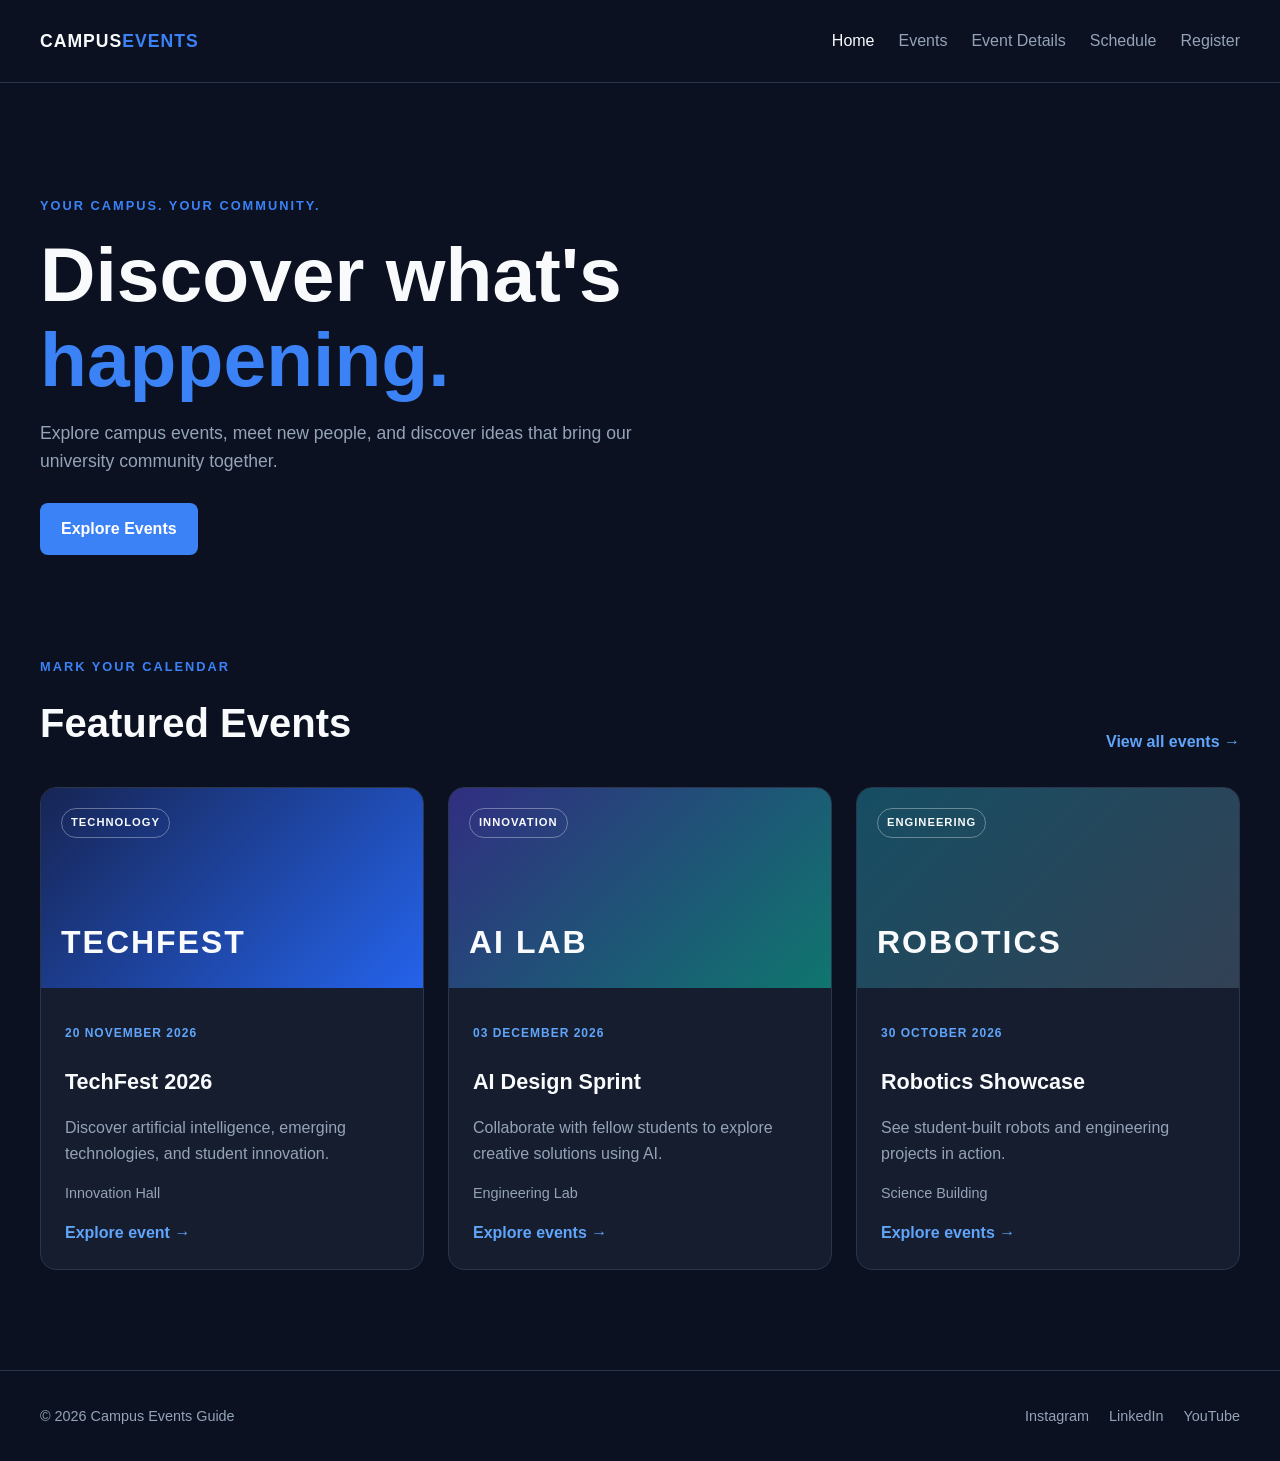
<file: index.html>
<!DOCTYPE html>
<html lang="en">
<head>
    <meta charset="UTF-8">
    <meta name="viewport" content="width=device-width, initial-scale=1.0">
    <meta name="description" content="Discover campus events, technology talks, and student innovation at Campus Events Guide.">
    <title>Home | Campus Events Guide</title>
    <link rel="stylesheet" href="style.css">
</head>
<body>
    <header class="site-header">
        <div class="container header-content">
            <a class="site-logo" href="index.html">
                CAMPUS<span>EVENTS</span>
            </a>

            <nav class="main-nav" aria-label="Main navigation">
                <a href="index.html" aria-current="page">Home</a>
                <a href="events.html">Events</a>
                <a href="event-details.html">Event Details</a>
                <a href="schedule.html">Schedule</a>
                <a href="registration.html">Register</a>
            </nav>
        </div>
    </header>

    <main>
        <section class="hero container">
            <p class="eyebrow">YOUR CAMPUS. YOUR COMMUNITY.</p>

            <h1>Discover what's <span>happening.</span></h1>

            <p class="hero-description">
                Explore campus events, meet new people, and discover
                ideas that bring our university community together.
            </p>

            <a class="button button-primary" href="events.html">
                Explore Events
            </a>
        </section>

        <section class="featured-section container">
            <div class="section-heading">
                <div>
                    <p class="eyebrow">MARK YOUR CALENDAR</p>
                    <h2>Featured Events</h2>
                </div>

                <a class="text-link" href="events.html">
                    View all events &rarr;
                </a>
            </div>

            <div class="event-grid">
                <article class="event-card">
                    <div class="event-art tech-art" role="img"
                         aria-label="Abstract blue technology and digital network artwork">
                        <span class="event-category">TECHNOLOGY</span>
                        <span class="event-art-title">TECHFEST</span>
                    </div>

                    <div class="event-card-content">
                        <p class="event-date">20 NOVEMBER 2026</p>
                        <h3>TechFest 2026</h3>
                        <p>
                            Discover artificial intelligence, emerging
                            technologies, and student innovation.
                        </p>
                        <p class="event-venue">Innovation Hall</p>
                        <a class="text-link" href="event-details.html">
                            Explore event &rarr;
                        </a>
                    </div>
                </article>

                <article class="event-card">
                    <div class="event-art ai-art" role="img"
                         aria-label="Abstract artificial intelligence concept artwork">
                        <span class="event-category">INNOVATION</span>
                        <span class="event-art-title">AI LAB</span>
                    </div>

                    <div class="event-card-content">
                        <p class="event-date">03 DECEMBER 2026</p>
                        <h3>AI Design Sprint</h3>
                        <p>
                            Collaborate with fellow students to explore
                            creative solutions using AI.
                        </p>
                        <p class="event-venue">Engineering Lab</p>
                        <a class="text-link" href="events.html">
                            Explore events &rarr;
                        </a>
                    </div>
                </article>

                <article class="event-card">
                    <div class="event-art robotics-art" role="img"
                         aria-label="Abstract robotics and engineering concept artwork">
                        <span class="event-category">ENGINEERING</span>
                        <span class="event-art-title">ROBOTICS</span>
                    </div>

                    <div class="event-card-content">
                        <p class="event-date">30 OCTOBER 2026</p>
                        <h3>Robotics Showcase</h3>
                        <p>
                            See student-built robots and engineering
                            projects in action.
                        </p>
                        <p class="event-venue">Science Building</p>
                        <a class="text-link" href="events.html">
                            Explore events &rarr;
                        </a>
                    </div>
                </article>
            </div>
        </section>
    </main>

    <footer class="site-footer">
        <div class="container footer-content">
            <p>&copy; 2026 Campus Events Guide</p>

            <div class="social-links" aria-label="Social media links">
                <a href="https://www.instagram.com/">Instagram</a>
                <a href="https://www.linkedin.com/">LinkedIn</a>
                <a href="https://www.youtube.com/">YouTube</a>
            </div>
        </div>
    </footer>
</body>
</html>
</file>
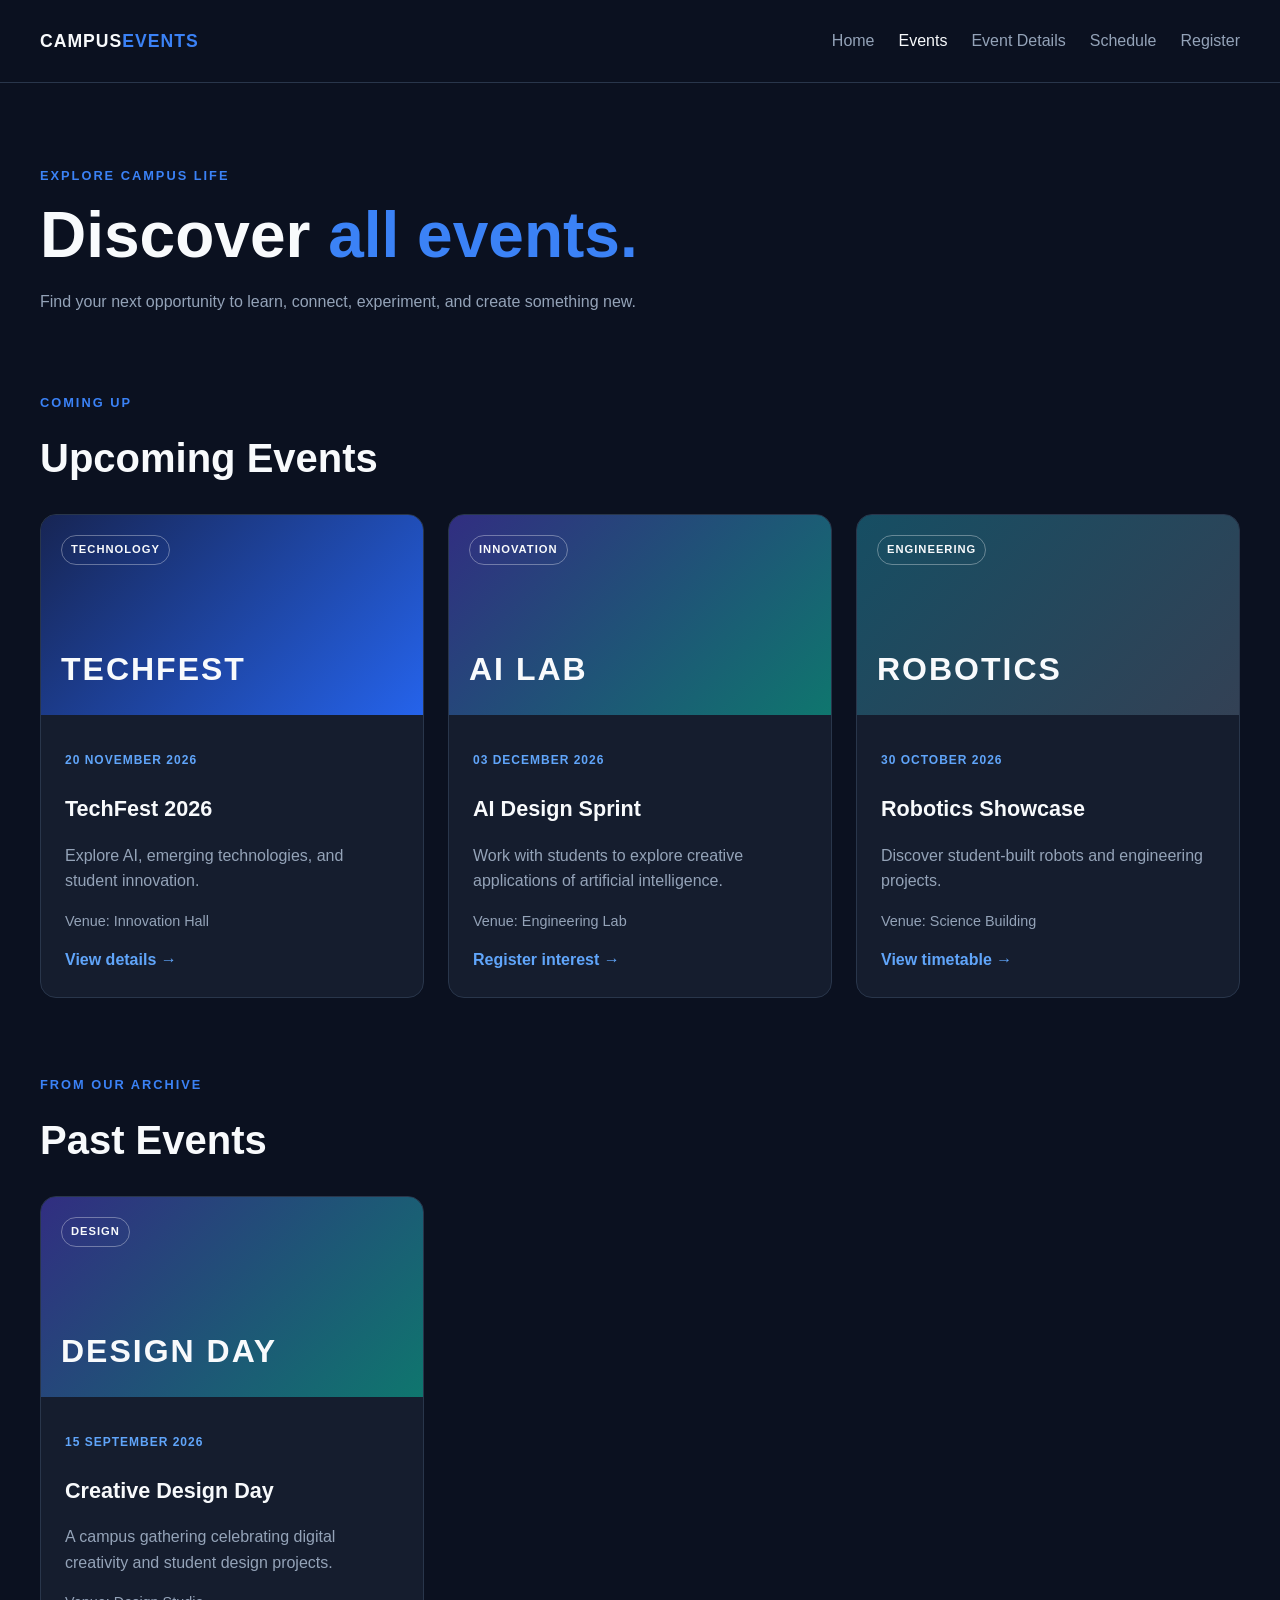
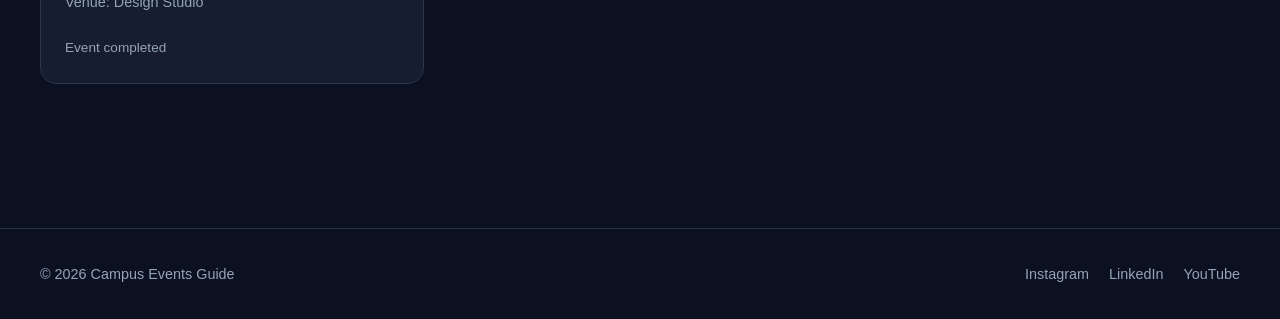
<file: events.html>
<!DOCTYPE html>
<html lang="en">
<head>
    <meta charset="UTF-8">
    <meta name="viewport" content="width=device-width, initial-scale=1.0">
    <meta name="description" content="Browse upcoming and past events at Campus Events Guide.">
    <title>Events | Campus Events Guide</title>
    <link rel="stylesheet" href="style.css">
</head>
<body>
    <header class="site-header">
        <div class="container header-content">
            <a class="site-logo" href="index.html">
                CAMPUS<span>EVENTS</span>
            </a>

            <nav class="main-nav" aria-label="Main navigation">
                <a href="index.html">Home</a>
                <a href="events.html" aria-current="page">Events</a>
                <a href="event-details.html">Event Details</a>
                <a href="schedule.html">Schedule</a>
                <a href="registration.html">Register</a>
            </nav>
        </div>
    </header>

    <main class="container catalogue-page">
        <section class="page-intro">
            <p class="eyebrow">EXPLORE CAMPUS LIFE</p>
            <h1>Discover <span>all events.</span></h1>
            <p>
                Find your next opportunity to learn, connect,
                experiment, and create something new.
            </p>
        </section>

        <section class="catalogue-section">
            <div class="section-heading">
                <div>
                    <p class="eyebrow">COMING UP</p>
                    <h2>Upcoming Events</h2>
                </div>
            </div>

            <div class="event-grid">
                <article class="event-card">
                    <div class="event-art tech-art" role="img"
                         aria-label="Blue technology event artwork">
                        <span class="event-category">TECHNOLOGY</span>
                        <span class="event-art-title">TECHFEST</span>
                    </div>
                    <div class="event-card-content">
                        <p class="event-date">20 NOVEMBER 2026</p>
                        <h3>TechFest 2026</h3>
                        <p>
                            Explore AI, emerging technologies,
                            and student innovation.
                        </p>
                        <p class="event-venue">Venue: Innovation Hall</p>
                        <a class="text-link" href="event-details.html">
                            View details &rarr;
                        </a>
                    </div>
                </article>

                <article class="event-card">
                    <div class="event-art ai-art" role="img"
                         aria-label="Artificial intelligence concept artwork">
                        <span class="event-category">INNOVATION</span>
                        <span class="event-art-title">AI LAB</span>
                    </div>
                    <div class="event-card-content">
                        <p class="event-date">03 DECEMBER 2026</p>
                        <h3>AI Design Sprint</h3>
                        <p>
                            Work with students to explore creative
                            applications of artificial intelligence.
                        </p>
                        <p class="event-venue">Venue: Engineering Lab</p>
                        <a class="text-link" href="registration.html">
                            Register interest &rarr;
                        </a>
                    </div>
                </article>

                <article class="event-card">
                    <div class="event-art robotics-art" role="img"
                         aria-label="Robotics and engineering concept artwork">
                        <span class="event-category">ENGINEERING</span>
                        <span class="event-art-title">ROBOTICS</span>
                    </div>
                    <div class="event-card-content">
                        <p class="event-date">30 OCTOBER 2026</p>
                        <h3>Robotics Showcase</h3>
                        <p>
                            Discover student-built robots and
                            engineering projects.
                        </p>
                        <p class="event-venue">Venue: Science Building</p>
                        <a class="text-link" href="schedule.html">
                            View timetable &rarr;
                        </a>
                    </div>
                </article>
            </div>
        </section>

        <section class="catalogue-section">
            <div class="section-heading">
                <div>
                    <p class="eyebrow">FROM OUR ARCHIVE</p>
                    <h2>Past Events</h2>
                </div>
            </div>

            <div class="event-grid">
                <article class="event-card">
                    <div class="event-art ai-art" role="img"
                         aria-label="Digital creativity event artwork">
                        <span class="event-category">DESIGN</span>
                        <span class="event-art-title">DESIGN DAY</span>
                    </div>
                    <div class="event-card-content">
                        <p class="event-date">15 SEPTEMBER 2026</p>
                        <h3>Creative Design Day</h3>
                        <p>
                            A campus gathering celebrating digital
                            creativity and student design projects.
                        </p>
                        <p class="event-venue">Venue: Design Studio</p>
                        <span class="event-status">Event completed</span>
                    </div>
                </article>
            </div>
        </section>
    </main>

    <footer class="site-footer">
        <div class="container footer-content">
            <p>&copy; 2026 Campus Events Guide</p>
            <div class="social-links" aria-label="Social media links">
                <a href="https://www.instagram.com/">Instagram</a>
                <a href="https://www.linkedin.com/">LinkedIn</a>
                <a href="https://www.youtube.com/">YouTube</a>
            </div>
        </div>
    </footer>
</body>
</html>
</file>
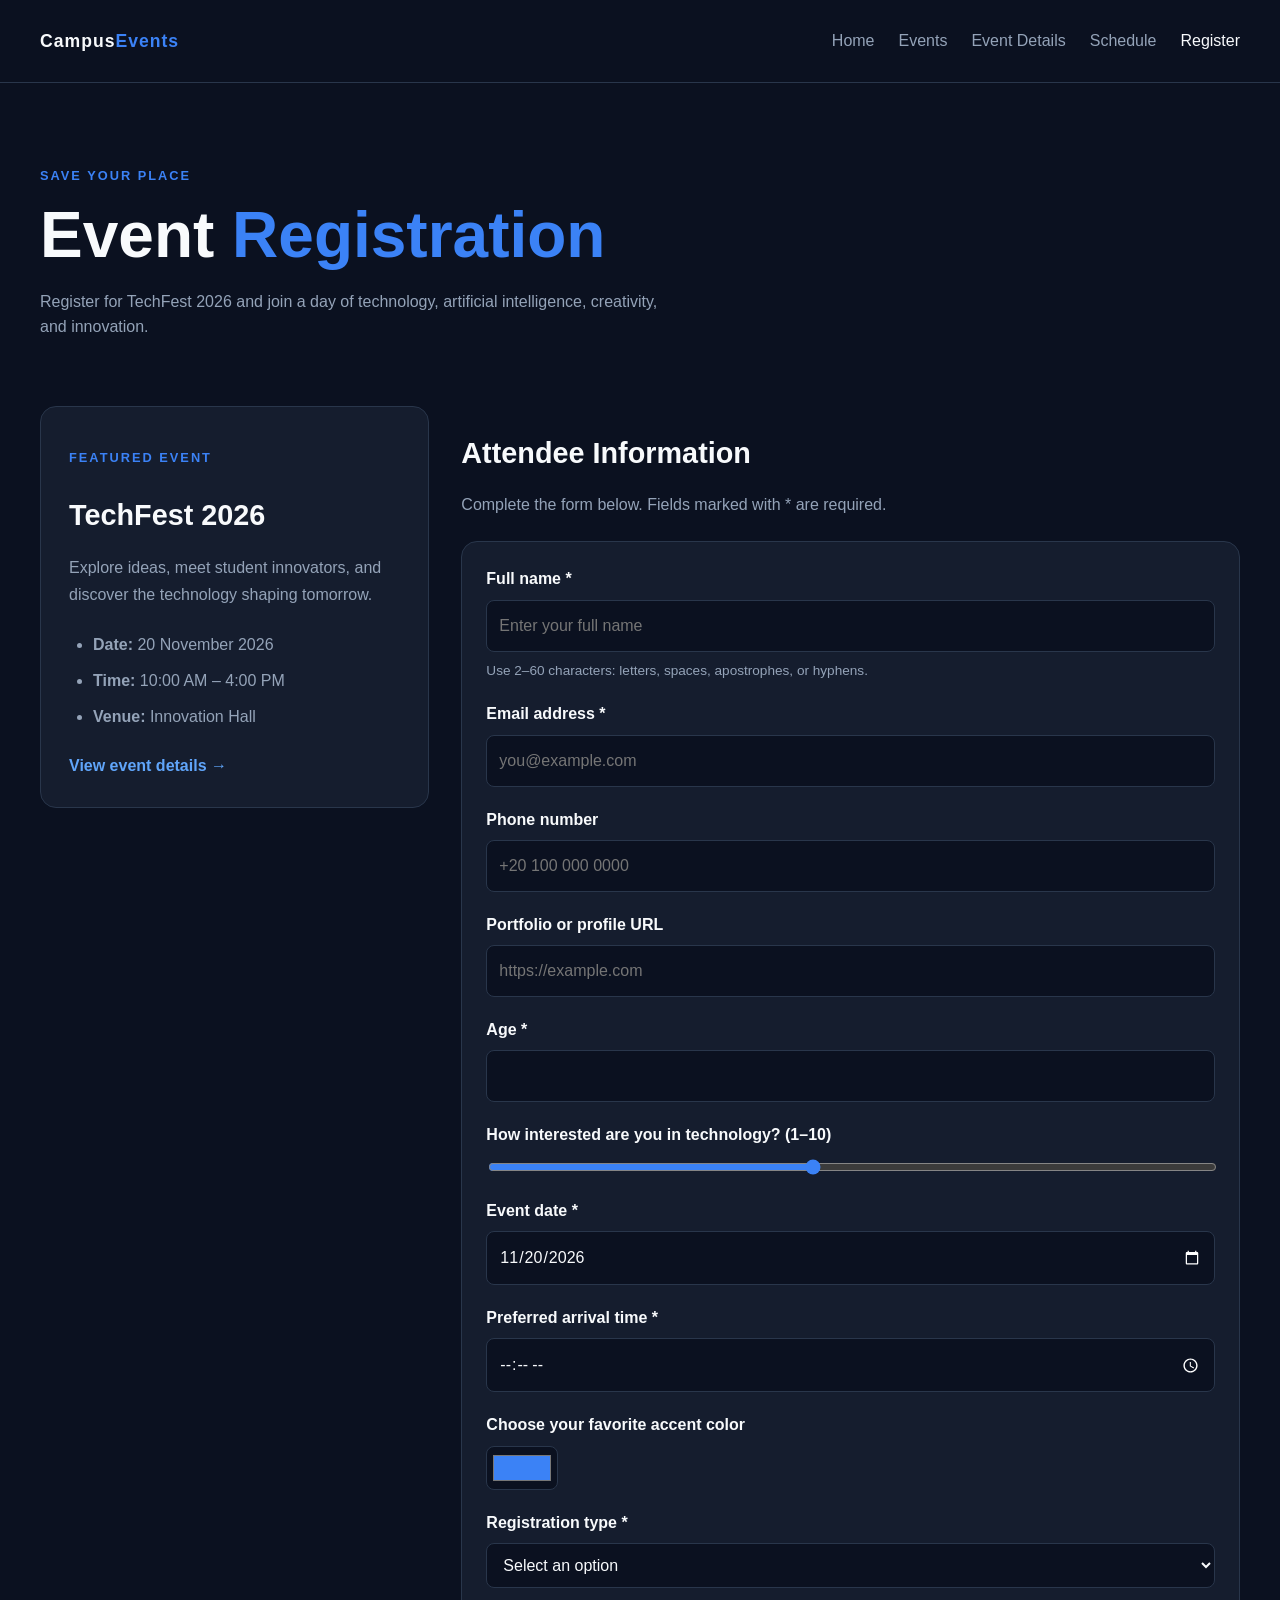
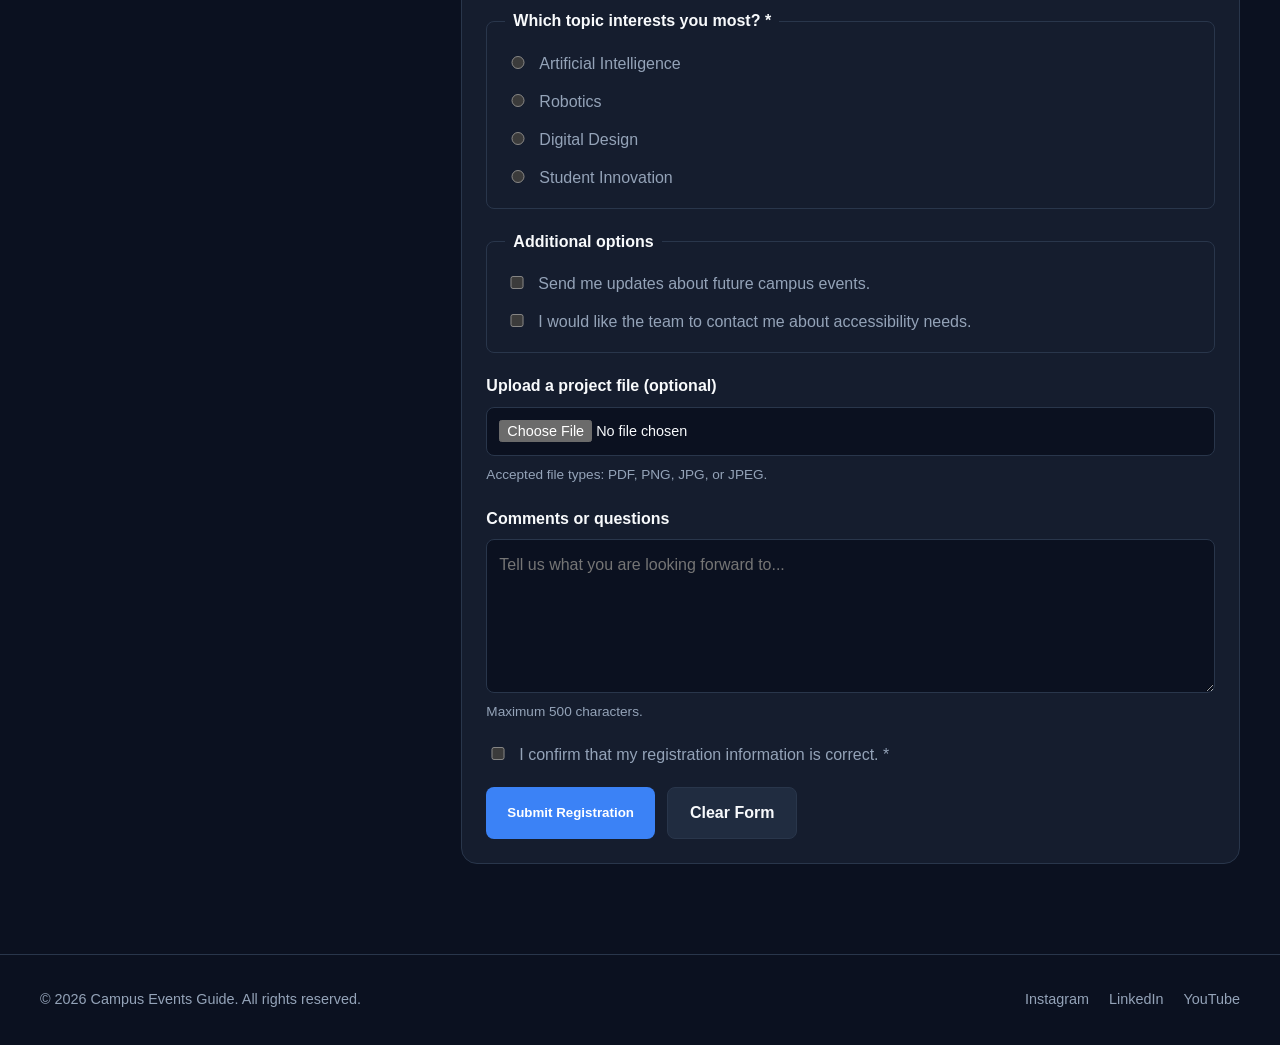
<file: registration.html>
<!DOCTYPE html>
<html lang="en">
<head>
    <meta charset="UTF-8">
    <meta name="viewport" content="width=device-width, initial-scale=1.0">
    <title>Register | Campus Events Guide</title>
    <link rel="stylesheet" href="style.css">
</head>
<body>

    <header class="site-header">
        <div class="container header-content">
            <a class="site-logo" href="index.html">Campus<span>Events</span></a>

            <nav class="main-nav" aria-label="Main navigation">
                <a href="index.html">Home</a>
                <a href="events.html">Events</a>
                <a href="event-details.html">Event Details</a>
                <a href="schedule.html">Schedule</a>
                <a href="registration.html" aria-current="page">Register</a>
            </nav>
        </div>
    </header>

    <main class="container registration-page">
        <section class="page-intro">
            <p class="eyebrow">SAVE YOUR PLACE</p>
            <h1>Event <span>Registration</span></h1>
            <p>
                Register for TechFest 2026 and join a day of technology,
                artificial intelligence, creativity, and innovation.
            </p>
        </section>

        <div class="registration-layout">

            <aside class="registration-summary">
                <p class="eyebrow">FEATURED EVENT</p>
                <h2>TechFest 2026</h2>
                <p>Explore ideas, meet student innovators, and discover
                   the technology shaping tomorrow.</p>

                <ul class="entry-list">
                    <li><strong>Date:</strong> 20 November 2026</li>
                    <li><strong>Time:</strong> 10:00 AM – 4:00 PM</li>
                    <li><strong>Venue:</strong> Innovation Hall</li>
                </ul>

                <a class="text-link" href="event-details.html">
                    View event details →
                </a>
            </aside>

            <section class="registration-form-section">
                <h2>Attendee Information</h2>
                <p class="form-intro">
                    Complete the form below. Fields marked with * are required.
                </p>

                <form class="site-form registration-form"
                      action="#"
                      method="get"
                      enctype="multipart/form-data">

                    <div class="form-field">
                        <label for="full-name">Full name *</label>
                        <input
                            type="text"
                            id="full-name"
                            name="full-name"
                            placeholder="Enter your full name"
                            pattern="[A-Za-zÀ-ÿ '-]{2,60}"
                            maxlength="60"
                            autocomplete="name"
                            required>
                        <small class="form-hint">
                            Use 2–60 characters: letters, spaces, apostrophes, or hyphens.
                        </small>
                    </div>

                    <div class="form-field">
                        <label for="email">Email address *</label>
                        <input
                            type="email"
                            id="email"
                            name="email"
                            placeholder="you@example.com"
                            maxlength="100"
                            autocomplete="email"
                            required>
                    </div>

                    <div class="form-field">
                        <label for="phone">Phone number</label>
                        <input
                            type="text"
                            id="phone"
                            name="phone"
                            placeholder="+20 100 000 0000"
                            pattern="[0-9+() -]{7,20}"
                            maxlength="20"
                            autocomplete="tel">
                    </div>

                    <div class="form-field">
                        <label for="portfolio">Portfolio or profile URL</label>
                        <input
                            type="url"
                            id="portfolio"
                            name="portfolio"
                            placeholder="https://example.com"
                            maxlength="200">
                    </div>

                    <div class="form-field">
                        <label for="age">Age *</label>
                        <input
                            type="number"
                            id="age"
                            name="age"
                            min="16"
                            max="100"
                            required>
                    </div>

                    <div class="form-field">
                        <label for="interest">How interested are you in technology? (1–10)</label>
                        <input
                            type="range"
                            id="interest"
                            name="interest"
                            min="1"
                            max="10"
                            value="5">
                    </div>

                    <div class="form-field">
                        <label for="event-date">Event date *</label>
                        <input
                            type="date"
                            id="event-date"
                            name="event-date"
                            value="2026-11-20"
                            required>
                    </div>

                    <div class="form-field">
                        <label for="arrival-time">Preferred arrival time *</label>
                        <input
                            type="time"
                            id="arrival-time"
                            name="arrival-time"
                            min="10:00"
                            max="16:00"
                            required>
                    </div>

                    <div class="form-field">
                        <label for="theme-color">Choose your favorite accent color</label>
                        <input
                            type="color"
                            id="theme-color"
                            name="theme-color"
                            value="#3B82F6">
                    </div>

                    <div class="form-field">
                        <label for="ticket-type">Registration type *</label>
                        <select id="ticket-type" name="ticket-type" required>
                            <option value="">Select an option</option>
                            <option value="student">Student</option>
                            <option value="guest">Guest</option>
                            <option value="presenter">Project presenter</option>
                            <option value="volunteer">Volunteer</option>
                        </select>
                    </div>

                    <fieldset class="choice-group">
                        <legend>Which topic interests you most? *</legend>

                        <label class="choice-row">
                            <input type="radio" name="topic" value="ai" required>
                            Artificial Intelligence
                        </label>

                        <label class="choice-row">
                            <input type="radio" name="topic" value="robotics">
                            Robotics
                        </label>

                        <label class="choice-row">
                            <input type="radio" name="topic" value="design">
                            Digital Design
                        </label>

                        <label class="choice-row">
                            <input type="radio" name="topic" value="innovation">
                            Student Innovation
                        </label>
                    </fieldset>

                    <fieldset class="choice-group">
                        <legend>Additional options</legend>

                        <label class="choice-row">
                            <input type="checkbox" name="updates" value="yes">
                            Send me updates about future campus events.
                        </label>

                        <label class="choice-row">
                            <input type="checkbox" name="accessibility" value="yes">
                            I would like the team to contact me about accessibility needs.
                        </label>
                    </fieldset>

                    <div class="form-field">
                        <label for="project-file">Upload a project file (optional)</label>
                        <input
                            type="file"
                            id="project-file"
                            name="project-file"
                            accept=".pdf,.png,.jpg,.jpeg">
                        <small class="form-hint">
                            Accepted file types: PDF, PNG, JPG, or JPEG.
                        </small>
                    </div>

                    <div class="form-field">
                        <label for="message">Comments or questions</label>
                        <textarea
                            id="message"
                            name="message"
                            rows="5"
                            maxlength="500"
                            placeholder="Tell us what you are looking forward to..."></textarea>
                        <small class="form-hint">Maximum 500 characters.</small>
                    </div>

                    <label class="choice-row">
                        <input type="checkbox" name="confirmation" value="confirmed" required>
                        I confirm that my registration information is correct. *
                    </label>

                    <div class="form-actions">
                        <button class="button button-primary" type="submit">
                            Submit Registration
                        </button>
                        <button class="button button-secondary" type="reset">
                            Clear Form
                        </button>
                    </div>

                </form>
            </section>
        </div>
    </main>

    <footer class="site-footer">
        <div class="container footer-content">
            <p>© 2026 Campus Events Guide. All rights reserved.</p>
            <div class="social-links">
                <a href="https://www.instagram.com/">Instagram</a>
                <a href="https://www.linkedin.com/">LinkedIn</a>
                <a href="https://www.youtube.com/">YouTube</a>
            </div>
        </div>
    </footer>

</body>
</html>
</file>
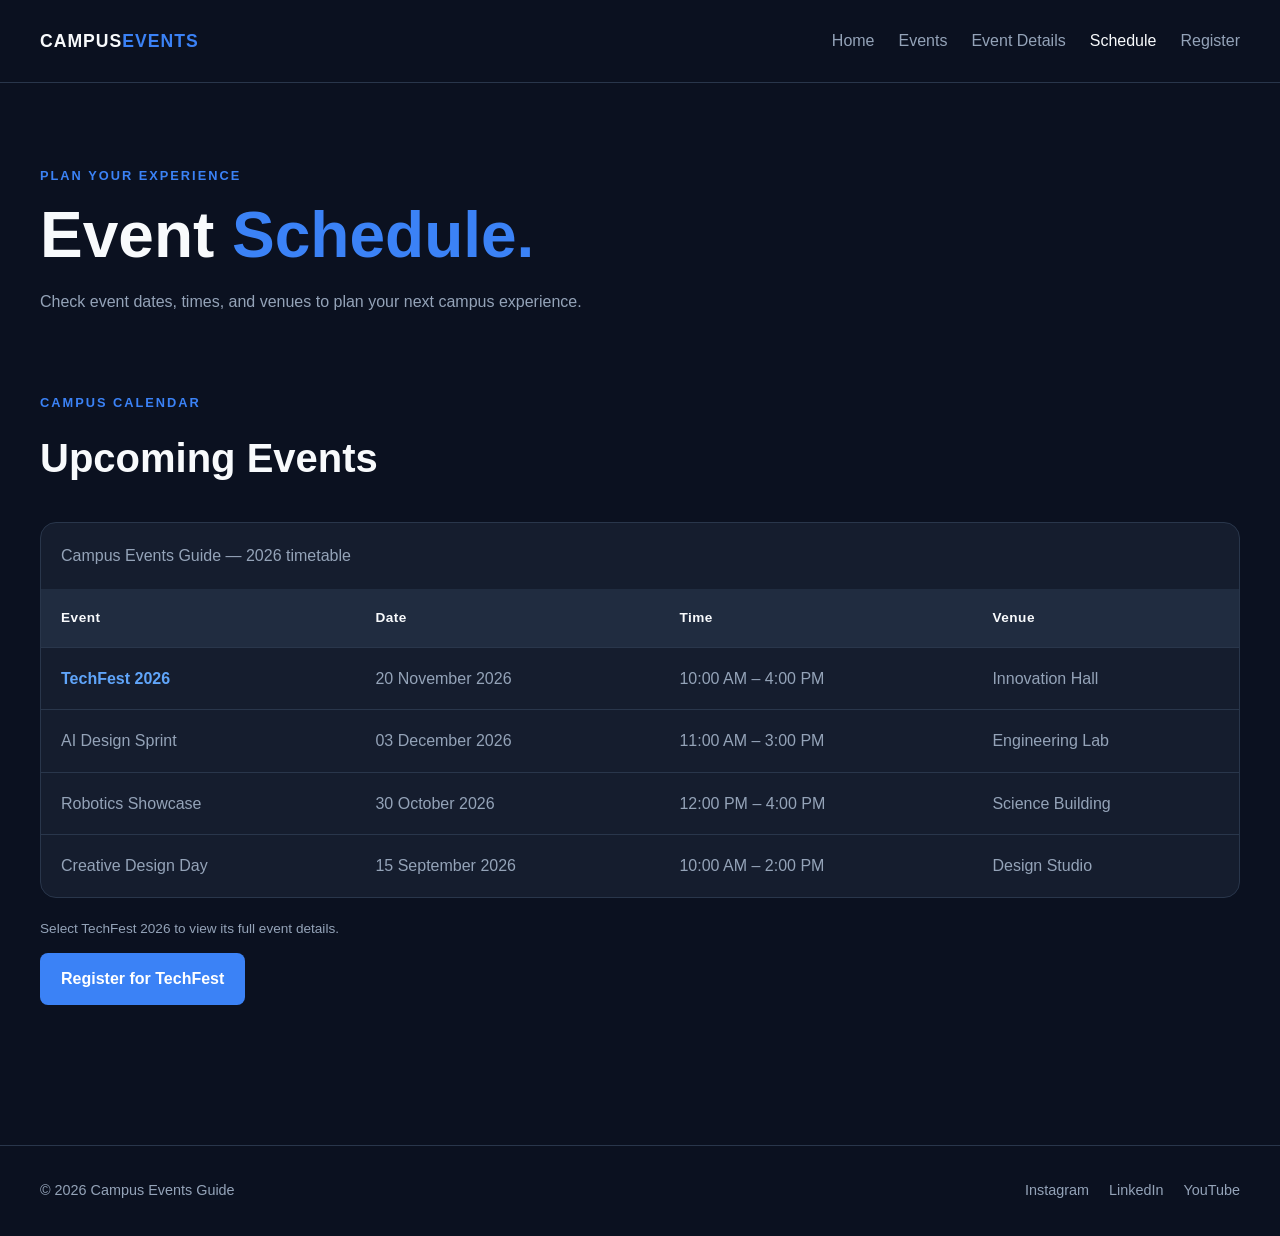
<file: schedule.html>
<!DOCTYPE html>
<html lang="en">
<head>
    <meta charset="UTF-8">
    <meta name="viewport" content="width=device-width, initial-scale=1.0">
    <meta name="description" content="View the Campus Events Guide timetable.">
    <title>Schedule | Campus Events Guide</title>
    <link rel="stylesheet" href="style.css">
</head>
<body>
    <header class="site-header">
        <div class="container header-content">
            <a class="site-logo" href="index.html">
                CAMPUS<span>EVENTS</span>
            </a>

            <nav class="main-nav" aria-label="Main navigation">
                <a href="index.html">Home</a>
                <a href="events.html">Events</a>
                <a href="event-details.html">Event Details</a>
                <a href="schedule.html" aria-current="page">Schedule</a>
                <a href="registration.html">Register</a>
            </nav>
        </div>
    </header>

    <main class="container schedule-page">
        <section class="page-intro">
            <p class="eyebrow">PLAN YOUR EXPERIENCE</p>
            <h1>Event <span>Schedule.</span></h1>
            <p>
                Check event dates, times, and venues to plan
                your next campus experience.
            </p>
        </section>

        <section class="schedule-section">
            <div class="section-heading">
                <div>
                    <p class="eyebrow">CAMPUS CALENDAR</p>
                    <h2>Upcoming Events</h2>
                </div>
            </div>

            <div class="table-wrapper">
                <table class="schedule-table">
                    <caption>
                        Campus Events Guide — 2026 timetable
                    </caption>

                    <thead>
                        <tr>
                            <th scope="col">Event</th>
                            <th scope="col">Date</th>
                            <th scope="col">Time</th>
                            <th scope="col">Venue</th>
                        </tr>
                    </thead>

                    <tbody>
                        <tr>
                            <td>
                                <a href="event-details.html">
                                    TechFest 2026
                                </a>
                            </td>
                            <td>20 November 2026</td>
                            <td>10:00 AM – 4:00 PM</td>
                            <td>Innovation Hall</td>
                        </tr>

                        <tr>
                            <td>AI Design Sprint</td>
                            <td>03 December 2026</td>
                            <td>11:00 AM – 3:00 PM</td>
                            <td>Engineering Lab</td>
                        </tr>

                        <tr>
                            <td>Robotics Showcase</td>
                            <td>30 October 2026</td>
                            <td>12:00 PM – 4:00 PM</td>
                            <td>Science Building</td>
                        </tr>

                        <tr>
                            <td>Creative Design Day</td>
                            <td>15 September 2026</td>
                            <td>10:00 AM – 2:00 PM</td>
                            <td>Design Studio</td>
                        </tr>
                    </tbody>
                </table>
            </div>

            <p class="form-hint">
                Select TechFest 2026 to view its full event details.
            </p>

            <a class="button button-primary" href="registration.html">
                Register for TechFest
            </a>
        </section>
    </main>

    <footer class="site-footer">
        <div class="container footer-content">
            <p>&copy; 2026 Campus Events Guide</p>

            <div class="social-links" aria-label="Social media links">
                <a href="https://www.instagram.com/">Instagram</a>
                <a href="https://www.linkedin.com/">LinkedIn</a>
                <a href="https://www.youtube.com/">YouTube</a>
            </div>
        </div>
    </footer>
</body>
</html>
</file>
<file: style.css>
:root {
    color-scheme: dark;

    --color-background: #0B1120;
    --color-surface: #151D2E;
    --color-surface-light: #202C40;
    --color-text: #F8FAFC;
    --color-muted: #94A3B8;
    --color-accent: #3B82F6;
    --color-border: #29364B;

    --font-main: Arial, Helvetica, sans-serif;
    --container-width: 1200px;

    --radius-small: 8px;
    --radius-large: 16px;
    --transition-fast: 0.25s ease;
}


* {
    box-sizing: border-box;
}

html {
    scroll-behavior: smooth;
}

body {
    margin: 0;
    background: var(--color-background);
    color: var(--color-text);
    font-family: var(--font-main);
    line-height: 1.6;
}

a {
    color: inherit;
    text-decoration: none;
}

img {
    display: block;
    max-width: 100%;
}

.container {
    width: min(var(--container-width), calc(100% - 40px));
    margin-inline: auto;
}


.site-header {
    border-bottom: 1px solid var(--color-border);
    background: var(--color-background);
}

.header-content {
    min-height: 82px;
    display: flex;
    align-items: center;
    justify-content: space-between;
    gap: 24px;
}

.site-logo {
    font-size: 1.1rem;
    font-weight: 800;
    letter-spacing: 1px;
}

.site-logo span {
    color: var(--color-accent);
}

.main-nav {
    display: flex;
    flex-wrap: wrap;
    gap: 24px;
}

.main-nav a {
    color: var(--color-muted);
    transition: color var(--transition-fast);
}

.main-nav a:hover,
.main-nav a:focus-visible,
.main-nav a[aria-current="page"] {
    color: var(--color-text);
}


.hero {
    padding-block: 100px 90px;
}

.eyebrow {
    color: var(--color-accent);
    font-size: 0.8rem;
    font-weight: 700;
    letter-spacing: 2px;
}

.hero h1 {
    max-width: 800px;
    margin: 16px 0;
    font-size: clamp(2.5rem, 6vw, 4.8rem);
    line-height: 1.1;
}

.hero h1 span {
    color: var(--color-accent);
}

.hero-description {
    max-width: 620px;
    margin-bottom: 28px;
    color: var(--color-muted);
    font-size: 1.1rem;
}


.button {
    display: inline-block;
    padding: 12px 20px;
    border: 1px solid transparent;
    border-radius: var(--radius-small);
    font-weight: 700;
    transition:
        background-color var(--transition-fast),
        transform var(--transition-fast);
}

.button-primary {
    background: var(--color-accent);
    color: #FFFFFF;
}

.button-primary:hover,
.button-primary:focus-visible {
    background: #2563EB;
    transform: translateY(-2px);
}

.text-link {
    color: #60A5FA;
    font-weight: 700;
    transition: color var(--transition-fast);
}

.text-link:hover,
.text-link:focus-visible {
    color: #BFDBFE;
}


.featured-section {
    padding-bottom: 100px;
}

.section-heading {
    display: flex;
    align-items: end;
    justify-content: space-between;
    gap: 24px;
    margin-bottom: 32px;
}

.section-heading h2 {
    margin: 0;
    font-size: clamp(1.8rem, 4vw, 2.5rem);
}

.event-grid {
    display: grid;
    grid-template-columns: repeat(3, minmax(0, 1fr));
    gap: 24px;
}

.event-card {
    overflow: hidden;
    border: 1px solid var(--color-border);
    border-radius: var(--radius-large);
    background: var(--color-surface);
    transition:
        border-color var(--transition-fast),
        transform var(--transition-fast);
}

.event-card:hover {
    border-color: var(--color-accent);
    transform: translateY(-4px);
}

.event-art {
    min-height: 200px;
    padding: 20px;
    display: flex;
    flex-direction: column;
    align-items: flex-start;
    justify-content: space-between;
    background: var(--color-surface-light);
}

.tech-art {
    background: linear-gradient(135deg, #172554, #2563EB);
}

.ai-art {
    background: linear-gradient(135deg, #312E81, #0F766E);
}

.robotics-art {
    background: linear-gradient(135deg, #164E63, #334155);
}

.event-category {
    padding: 5px 9px;
    border: 1px solid #FFFFFF55;
    border-radius: 20px;
    font-size: 0.7rem;
    font-weight: 700;
    letter-spacing: 1px;
}

.event-art-title {
    font-size: clamp(1.4rem, 3vw, 2rem);
    font-weight: 800;
    letter-spacing: 2px;
}

.event-card-content {
    padding: 24px;
}

.event-date {
    color: #60A5FA;
    font-size: 0.75rem;
    font-weight: 700;
    letter-spacing: 1px;
}

.event-card h3 {
    margin-bottom: 8px;
    font-size: 1.35rem;
}

.event-card-content > p:not(.event-date) {
    color: var(--color-muted);
}

.event-venue {
    font-size: 0.9rem;
}


.site-footer {
    border-top: 1px solid var(--color-border);
}

.footer-content {
    min-height: 90px;
    display: flex;
    align-items: center;
    justify-content: space-between;
    gap: 20px;
    color: var(--color-muted);
    font-size: 0.9rem;
}

.social-links {
    display: flex;
    flex-wrap: wrap;
    gap: 20px;
}

.social-links a:hover,
.social-links a:focus-visible {
    color: var(--color-text);
}


.catalogue-page {
    padding-bottom: 80px;
}

.page-intro {
    padding-block: 70px 50px;
}

.page-intro h1 {
    margin: 12px 0;
    font-size: clamp(2.4rem, 5vw, 4rem);
    line-height: 1.15;
}

.page-intro h1 span {
    color: var(--color-accent);
}

.page-intro > p:last-child {
    max-width: 620px;
    color: var(--color-muted);
}

.catalogue-section {
    margin-bottom: 64px;
}

.catalogue-section .section-heading {
    margin-bottom: 24px;
}

.event-status {
    display: inline-block;
    margin-top: 8px;
    color: var(--color-muted);
    font-size: 0.85rem;
}


.details-page {
    padding-bottom: 80px;
}

.details-hero {
    margin-bottom: 28px;
}

.details-poster {
    min-height: 320px;
    align-items: center;
    justify-content: center;
    text-align: center;
    gap: 20px;
    border: 1px solid var(--color-border);
    border-radius: var(--radius-large);
}

.details-poster .event-art-title {
    font-size: clamp(2.5rem, 8vw, 5rem);
}

.details-poster p {
    color: #DBEAFE;
}

.event-facts {
    display: grid;
    grid-template-columns: repeat(3, minmax(0, 1fr));
    gap: 20px;
    margin-bottom: 56px;
}

.fact-card {
    padding: 22px;
    border: 1px solid var(--color-border);
    border-radius: var(--radius-large);
    background: var(--color-surface);
}

.fact-card .eyebrow {
    margin-top: 0;
}

.fact-card h2 {
    margin-bottom: 0;
    font-size: 1.05rem;
}

.details-section {
    max-width: 850px;
    margin-bottom: 56px;
}

.details-section > h2 {
    margin-bottom: 16px;
    font-size: 1.8rem;
}

.details-section > p,
.agenda-list p {
    color: var(--color-muted);
}

.agenda-list {
    display: grid;
    gap: 16px;
    padding-left: 24px;
}

.agenda-list li {
    padding: 8px 0 8px 10px;
}

.agenda-list h3 {
    margin: 0;
}

.agenda-time {
    color: #60A5FA;
    font-size: 0.85rem;
    font-weight: 700;
}

.entry-list {
    display: grid;
    gap: 10px;
    margin-bottom: 24px;
    padding-left: 24px;
    color: var(--color-muted);
}

.event-video {
    display: block;
    width: 100%;
    max-height: 460px;
    border-radius: var(--radius-large);
    background: #000000;
}

.site-form {
    display: grid;
    gap: 20px;
    max-width: 650px;
    margin-top: 24px;
    padding: 24px;
    border: 1px solid var(--color-border);
    border-radius: var(--radius-large);
    background: var(--color-surface);
}

.form-field {
    display: grid;
    gap: 8px;
}

.form-field label {
    font-weight: 700;
}

.form-field input,
.form-field select,
.form-field textarea {
    width: 100%;
    min-width: 0;
    padding: 12px;
    border: 1px solid var(--color-border);
    border-radius: var(--radius-small);
    background: var(--color-background);
    color: var(--color-text);
    font: inherit;
}

.form-field input:focus-visible,
.form-field select:focus-visible,
.form-field textarea:focus-visible {
    outline: 2px solid var(--color-accent);
    outline-offset: 2px;
}

.form-field textarea {
    resize: vertical;
}

.form-hint {
    color: var(--color-muted);
    font-size: 0.85rem;
}



.schedule-page {
    padding-bottom: 90px;
}

.schedule-section {
    margin-bottom: 50px;
}

.table-wrapper {
    width: 100%;
    overflow-x: auto;
    margin-bottom: 20px;
    border: 1px solid var(--color-border);
    border-radius: var(--radius-large);
    background: var(--color-surface);
}

.schedule-table {
    width: 100%;
    min-width: 650px;
    border-collapse: collapse;
    text-align: left;
}

.schedule-table caption {
    padding: 20px;
    color: var(--color-muted);
    text-align: left;
}

.schedule-table th,
.schedule-table td {
    padding: 18px 20px;
    border-bottom: 1px solid var(--color-border);
}

.schedule-table th {
    background: var(--color-surface-light);
    color: var(--color-text);
    font-size: 0.85rem;
    letter-spacing: 0.5px;
}

.schedule-table td {
    color: var(--color-muted);
}

.schedule-table tbody tr {
    transition: background-color var(--transition-fast);
}

.schedule-table tbody tr:hover {
    background: var(--color-surface-light);
}

.schedule-table td a {
    color: #60A5FA;
    font-weight: 700;
}

.schedule-table td a:hover {
    color: #BFDBFE;
}

.schedule-table tbody tr:last-child td {
    border-bottom: none;
}





.registration-page {
    padding-bottom: 90px;
}

.registration-layout {
    display: grid;
    grid-template-columns: minmax(240px, 0.75fr) minmax(0, 1.5fr);
    gap: 32px;
    align-items: start;
}

.registration-summary {
    padding: 28px;
    border: 1px solid var(--color-border);
    border-radius: var(--radius-large);
    background: var(--color-surface);
    position: sticky;
    top: 24px;
}

.registration-summary h2 {
    margin-bottom: 14px;
    font-size: 1.8rem;
}

.registration-summary > p:not(.eyebrow) {
    margin-bottom: 24px;
    color: var(--color-muted);
    line-height: 1.7;
}

.registration-summary .entry-list {
    margin-top: 20px;
}

.registration-form-section > h2 {
    margin-bottom: 10px;
    font-size: 1.8rem;
}

.form-intro {
    margin-bottom: 20px;
    color: var(--color-muted);
}

.registration-form {
    max-width: none;
}

.registration-form input[type="range"] {
    width: 100%;
    padding: 0;
    accent-color: var(--color-accent);
    cursor: pointer;
}

.registration-form input[type="color"] {
    width: 72px;
    min-height: 44px;
    padding: 4px;
    cursor: pointer;
}

.registration-form input[type="file"] {
    font-size: 0.9rem;
}

.choice-group {
    display: grid;
    gap: 14px;
    min-width: 0;
    margin: 0;
    padding: 18px;
    border: 1px solid var(--color-border);
    border-radius: var(--radius-small);
}

.choice-group legend {
    padding: 0 8px;
    font-weight: 700;
}

.choice-row {
    display: flex;
    align-items: flex-start;
    gap: 10px;
    color: var(--color-muted);
    line-height: 1.5;
    cursor: pointer;
}

.choice-row input[type="checkbox"],
.choice-row input[type="radio"] {
    width: auto;
    min-width: 16px;
    margin-top: 4px;
    padding: 0;
    accent-color: var(--color-accent);
}

.form-actions {
    display: flex;
    flex-wrap: wrap;
    gap: 12px;
}

.button-secondary {
    display: inline-flex;
    align-items: center;
    justify-content: center;
    padding: 12px 22px;
    border: 1px solid var(--color-border);
    border-radius: var(--radius-small);
    background: var(--color-surface-light);
    color: var(--color-text);
    font: inherit;
    font-weight: 700;
    text-decoration: none;
    cursor: pointer;
    transition: background-color var(--transition-fast),
                border-color var(--transition-fast);
}

.button-secondary:hover {
    border-color: var(--color-accent);
    background: var(--color-surface);
}
</file>
